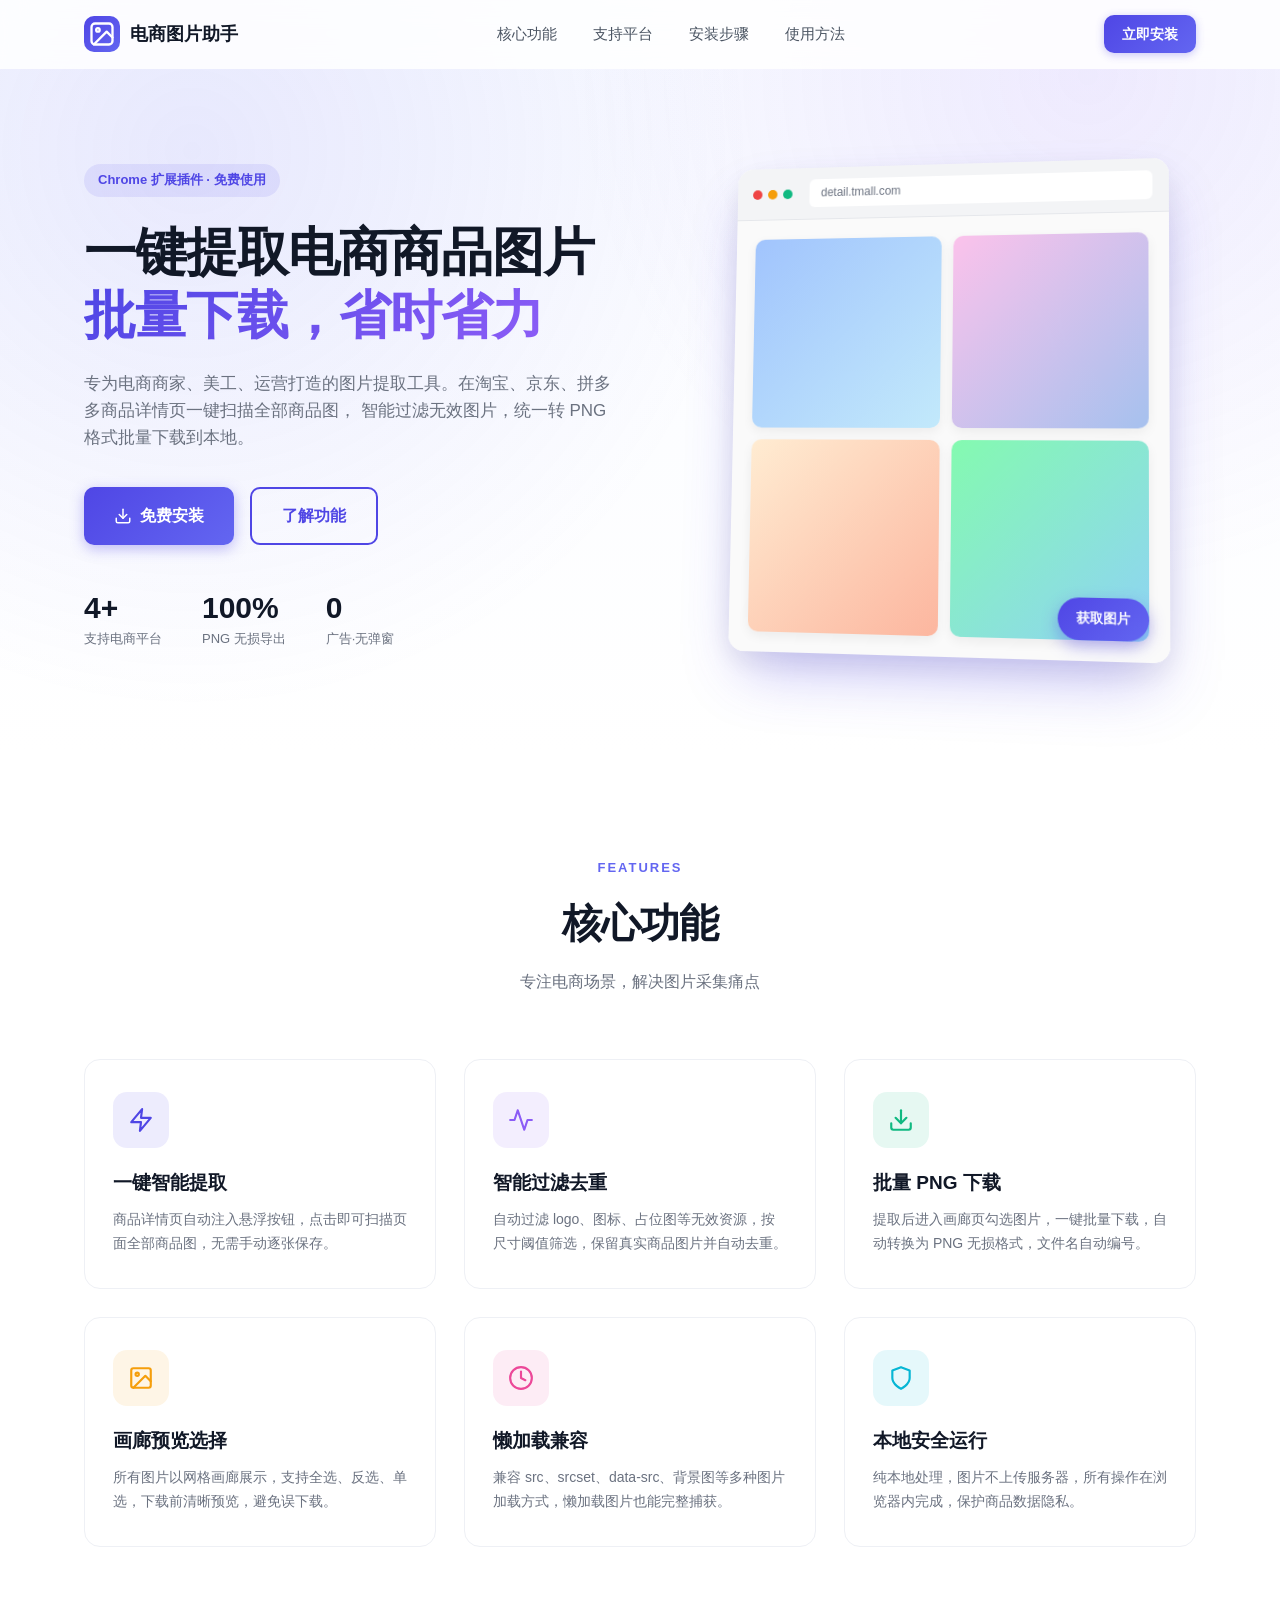
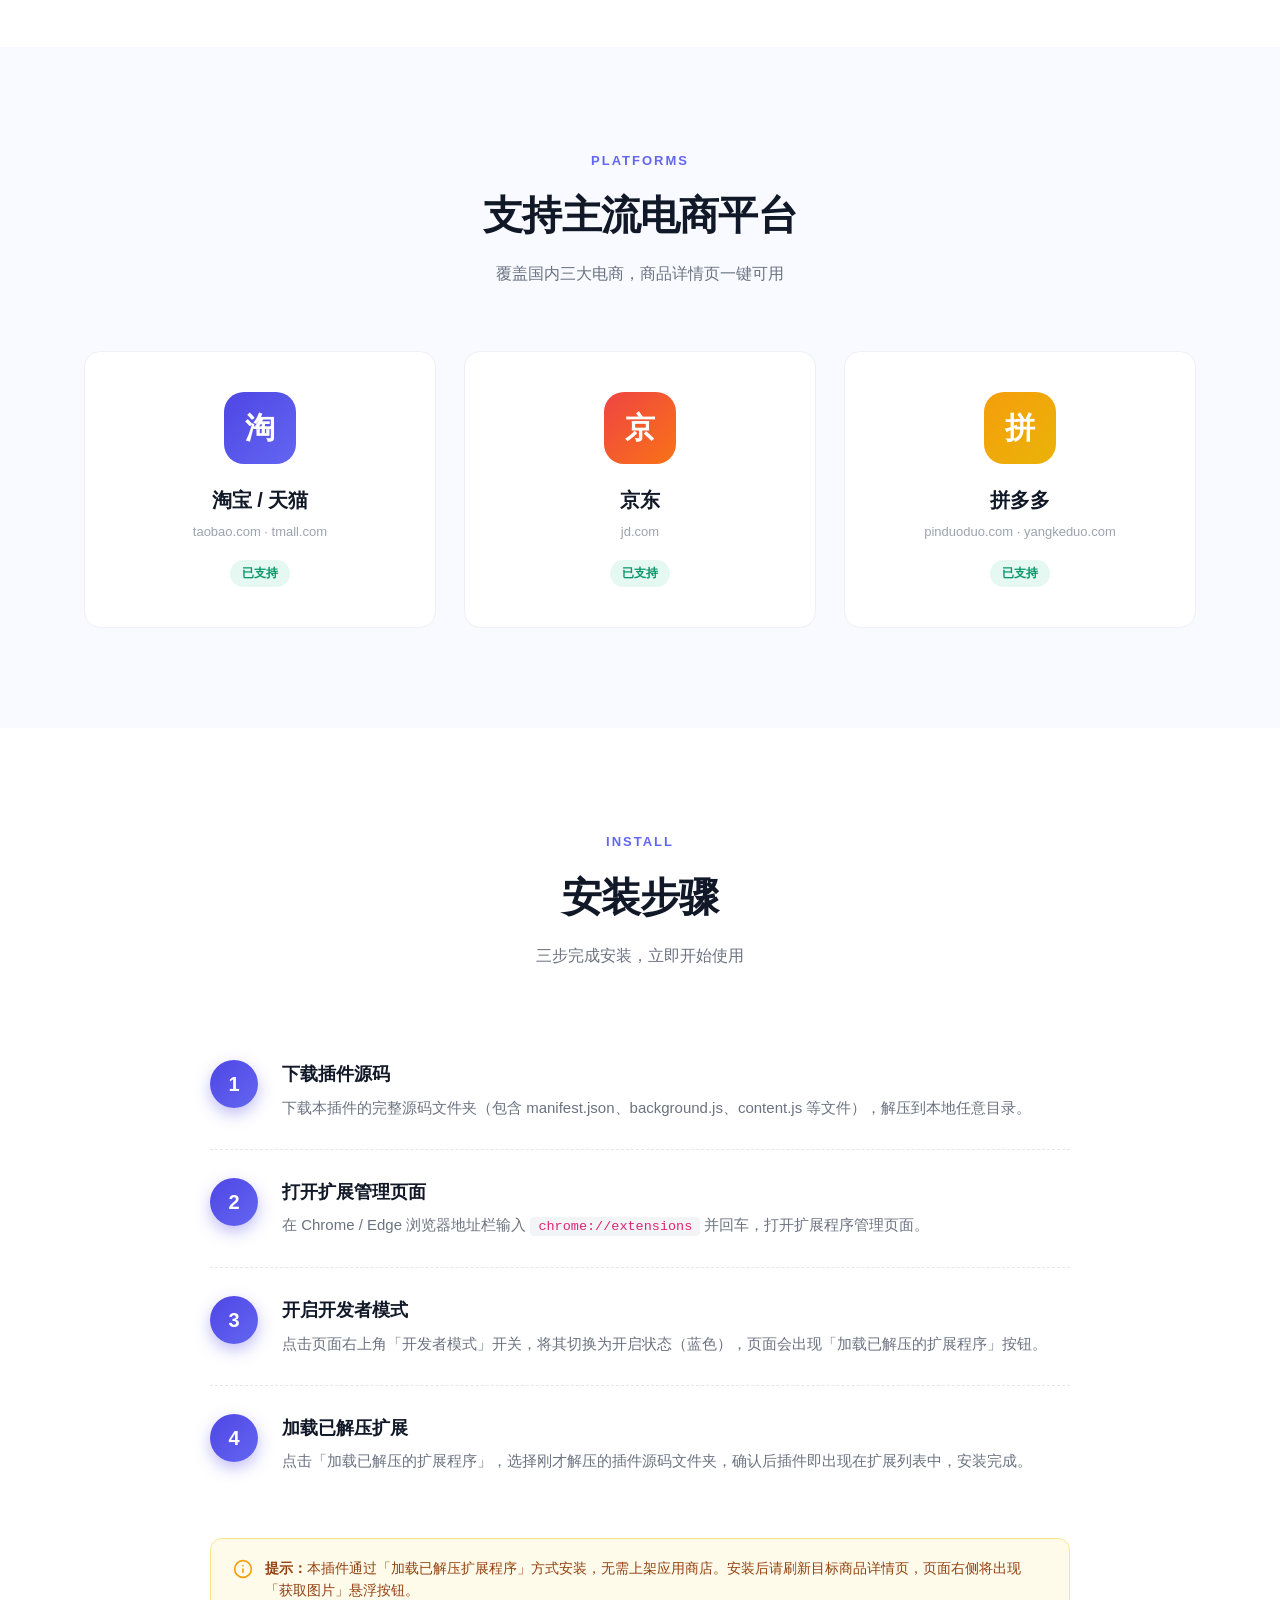
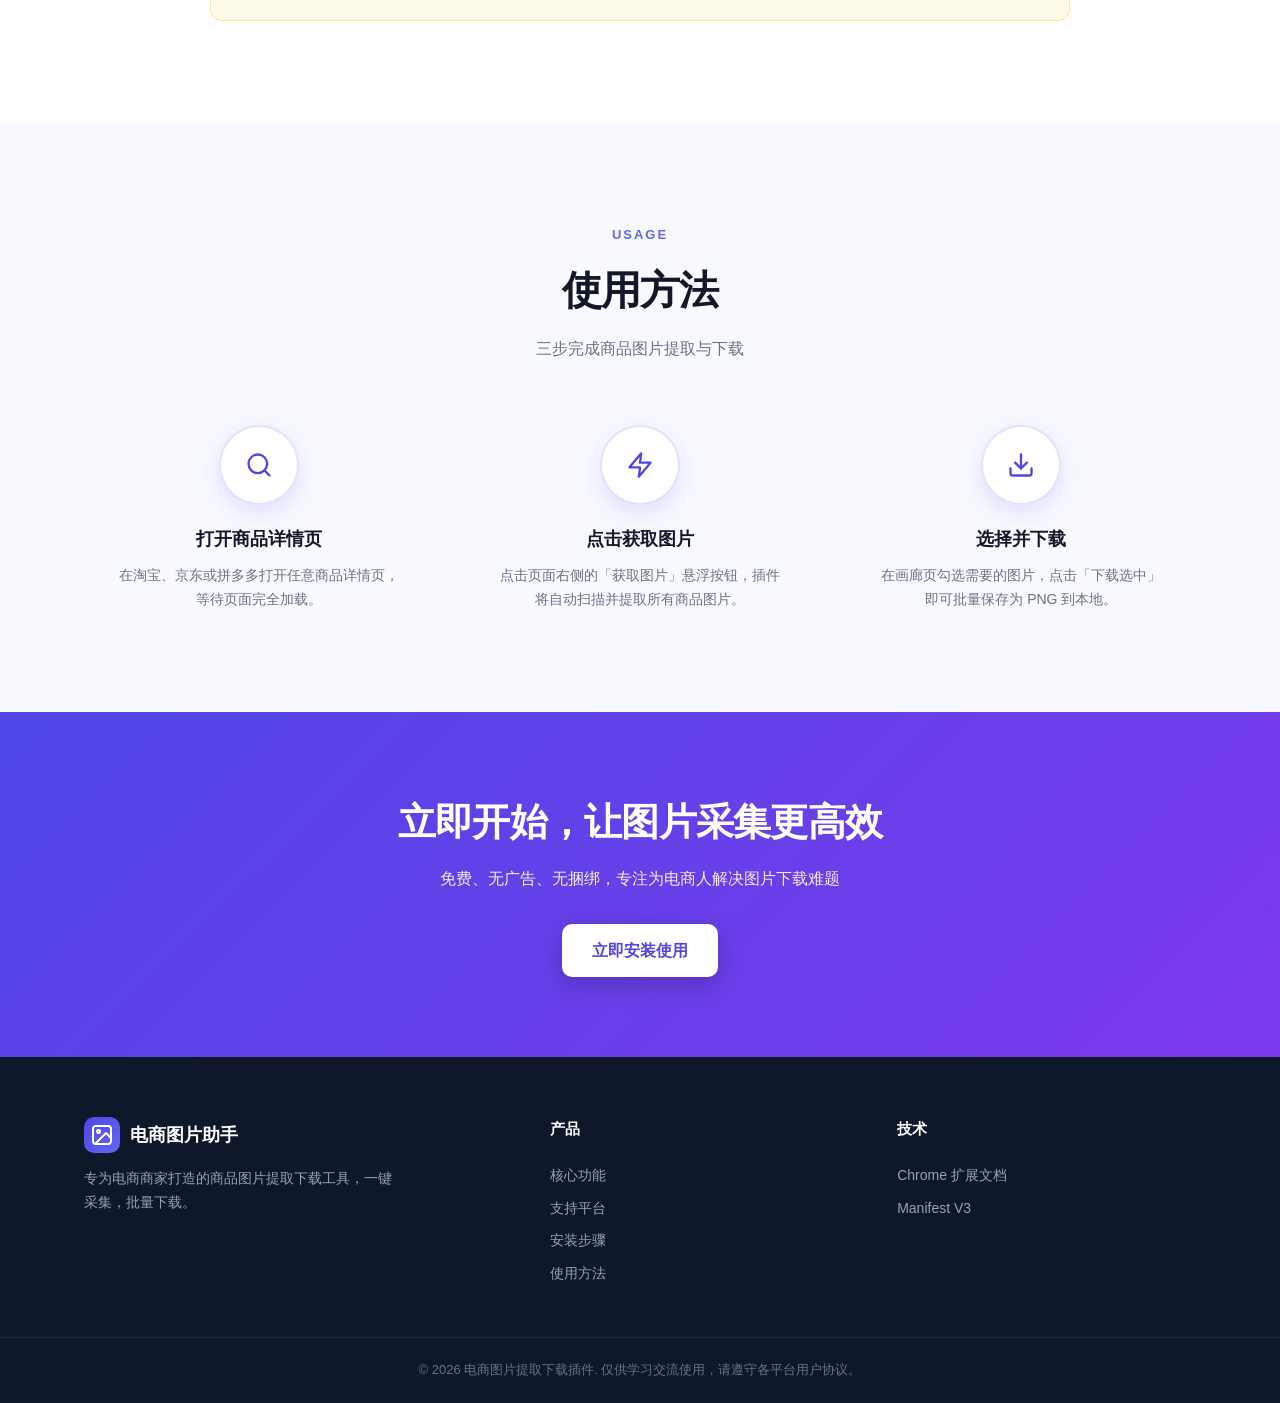
<file: docs/index.html>
<!DOCTYPE html>
<html lang="zh-CN">
<head>
  <meta charset="UTF-8" />
  <meta name="viewport" content="width=device-width, initial-scale=1.0" />
  <meta name="description" content="电商图片提取下载插件 —— 在淘宝、京东、拼多多商品详情页一键提取并下载商品高清图片，PNG 格式，批量下载，省时省力。" />
  <title>电商图片提取下载插件 | 一键提取商品高清图片</title>
  <link rel="stylesheet" href="css/style.css" />
</head>
<body>

  <!-- ========== 顶部导航栏 ========== -->
  <header class="navbar" id="navbar">
    <div class="container nav-inner">
      <a href="#top" class="brand">
        <span class="brand-logo" aria-hidden="true">
          <svg viewBox="0 0 24 24" width="28" height="28" fill="none" stroke="currentColor" stroke-width="2" stroke-linecap="round" stroke-linejoin="round">
            <rect x="3" y="3" width="18" height="18" rx="3" />
            <circle cx="8.5" cy="8.5" r="1.5" />
            <path d="M21 15l-5-5L5 21" />
          </svg>
        </span>
        <span class="brand-name">电商图片助手</span>
      </a>

      <nav class="nav-links" id="navLinks">
        <a href="#features">核心功能</a>
        <a href="#platforms">支持平台</a>
        <a href="#install">安装步骤</a>
        <a href="#usage">使用方法</a>
      </nav>

      <a href="#install" class="btn btn-primary btn-sm nav-cta">立即安装</a>

      <button class="nav-toggle" id="navToggle" aria-label="菜单">
        <span></span><span></span><span></span>
      </button>
    </div>
  </header>

  <!-- ========== 首屏 Hero ========== -->
  <section class="hero" id="top">
    <div class="hero-bg" aria-hidden="true"></div>
    <div class="container hero-inner">
      <div class="hero-text">
        <span class="badge">Chrome 扩展插件 · 免费使用</span>
        <h1 class="hero-title">
          一键提取电商商品图片<br />
          <span class="gradient-text">批量下载，省时省力</span>
        </h1>
        <p class="hero-desc">
          专为电商商家、美工、运营打造的图片提取工具。在淘宝、京东、拼多多商品详情页一键扫描全部商品图，
          智能过滤无效图片，统一转 PNG 格式批量下载到本地。
        </p>
        <div class="hero-actions">
          <a href="#install" class="btn btn-primary btn-lg">
            <svg viewBox="0 0 24 24" width="18" height="18" fill="none" stroke="currentColor" stroke-width="2" stroke-linecap="round" stroke-linejoin="round"><path d="M21 15v4a2 2 0 0 1-2 2H5a2 2 0 0 1-2-2v-4"/><polyline points="7 10 12 15 17 10"/><line x1="12" y1="15" x2="12" y2="3"/></svg>
            免费安装
          </a>
          <a href="#features" class="btn btn-outline btn-lg">了解功能</a>
        </div>
        <div class="hero-stats">
          <div class="stat">
            <div class="stat-num">4+</div>
            <div class="stat-label">支持电商平台</div>
          </div>
          <div class="stat">
            <div class="stat-num">100%</div>
            <div class="stat-label">PNG 无损导出</div>
          </div>
          <div class="stat">
            <div class="stat-num">0</div>
            <div class="stat-label">广告·无弹窗</div>
          </div>
        </div>
      </div>

      <div class="hero-mock" aria-hidden="true">
        <div class="mock-card">
          <div class="mock-browser">
            <div class="mock-dots"><i></i><i></i><i></i></div>
            <div class="mock-url">detail.tmall.com</div>
          </div>
          <div class="mock-body">
            <div class="mock-images">
              <div class="mock-img" style="background:linear-gradient(135deg,#a1c4fd,#c2e9fb)"></div>
              <div class="mock-img" style="background:linear-gradient(135deg,#fbc2eb,#a6c1ee)"></div>
              <div class="mock-img" style="background:linear-gradient(135deg,#ffecd2,#fcb69f)"></div>
              <div class="mock-img" style="background:linear-gradient(135deg,#84fab0,#8fd3f4)"></div>
            </div>
            <div class="mock-float-btn">获取图片</div>
          </div>
        </div>
      </div>
    </div>
  </section>

  <!-- ========== 核心功能 ========== -->
  <section class="section" id="features">
    <div class="container">
      <div class="section-head">
        <span class="section-tag">FEATURES</span>
        <h2 class="section-title">核心功能</h2>
        <p class="section-sub">专注电商场景，解决图片采集痛点</p>
      </div>

      <div class="feature-grid">
        <div class="feature-card">
          <div class="feature-icon icon-blue">
            <svg viewBox="0 0 24 24" width="26" height="26" fill="none" stroke="currentColor" stroke-width="2" stroke-linecap="round" stroke-linejoin="round"><path d="M13 2L3 14h9l-1 8 10-12h-9l1-8z"/></svg>
          </div>
          <h3>一键智能提取</h3>
          <p>商品详情页自动注入悬浮按钮，点击即可扫描页面全部商品图，无需手动逐张保存。</p>
        </div>

        <div class="feature-card">
          <div class="feature-icon icon-purple">
            <svg viewBox="0 0 24 24" width="26" height="26" fill="none" stroke="currentColor" stroke-width="2" stroke-linecap="round" stroke-linejoin="round"><polyline points="22 12 18 12 15 21 9 3 6 12 2 12"/></svg>
          </div>
          <h3>智能过滤去重</h3>
          <p>自动过滤 logo、图标、占位图等无效资源，按尺寸阈值筛选，保留真实商品图片并自动去重。</p>
        </div>

        <div class="feature-card">
          <div class="feature-icon icon-green">
            <svg viewBox="0 0 24 24" width="26" height="26" fill="none" stroke="currentColor" stroke-width="2" stroke-linecap="round" stroke-linejoin="round"><path d="M21 15v4a2 2 0 0 1-2 2H5a2 2 0 0 1-2-2v-4"/><polyline points="7 10 12 15 17 10"/><line x1="12" y1="15" x2="12" y2="3"/></svg>
          </div>
          <h3>批量 PNG 下载</h3>
          <p>提取后进入画廊页勾选图片，一键批量下载，自动转换为 PNG 无损格式，文件名自动编号。</p>
        </div>

        <div class="feature-card">
          <div class="feature-icon icon-orange">
            <svg viewBox="0 0 24 24" width="26" height="26" fill="none" stroke="currentColor" stroke-width="2" stroke-linecap="round" stroke-linejoin="round"><rect x="3" y="3" width="18" height="18" rx="2"/><circle cx="8.5" cy="8.5" r="1.5"/><path d="M21 15l-5-5L5 21"/></svg>
          </div>
          <h3>画廊预览选择</h3>
          <p>所有图片以网格画廊展示，支持全选、反选、单选，下载前清晰预览，避免误下载。</p>
        </div>

        <div class="feature-card">
          <div class="feature-icon icon-pink">
            <svg viewBox="0 0 24 24" width="26" height="26" fill="none" stroke="currentColor" stroke-width="2" stroke-linecap="round" stroke-linejoin="round"><circle cx="12" cy="12" r="10"/><path d="M12 6v6l4 2"/></svg>
          </div>
          <h3>懒加载兼容</h3>
          <p>兼容 src、srcset、data-src、背景图等多种图片加载方式，懒加载图片也能完整捕获。</p>
        </div>

        <div class="feature-card">
          <div class="feature-icon icon-cyan">
            <svg viewBox="0 0 24 24" width="26" height="26" fill="none" stroke="currentColor" stroke-width="2" stroke-linecap="round" stroke-linejoin="round"><path d="M12 22s8-4 8-10V5l-8-3-8 3v7c0 6 8 10 8 10z"/></svg>
          </div>
          <h3>本地安全运行</h3>
          <p>纯本地处理，图片不上传服务器，所有操作在浏览器内完成，保护商品数据隐私。</p>
        </div>
      </div>
    </div>
  </section>

  <!-- ========== 支持平台 ========== -->
  <section class="section section-alt" id="platforms">
    <div class="container">
      <div class="section-head">
        <span class="section-tag">PLATFORMS</span>
        <h2 class="section-title">支持主流电商平台</h2>
        <p class="section-sub">覆盖国内三大电商，商品详情页一键可用</p>
      </div>

      <div class="platform-grid">
        <div class="platform-card">
          <div class="platform-logo">淘</div>
          <h3>淘宝 / 天猫</h3>
          <p>taobao.com · tmall.com</p>
          <span class="platform-tag">已支持</span>
        </div>
        <div class="platform-card">
          <div class="platform-logo">京</div>
          <h3>京东</h3>
          <p>jd.com</p>
          <span class="platform-tag">已支持</span>
        </div>
        <div class="platform-card">
          <div class="platform-logo">拼</div>
          <h3>拼多多</h3>
          <p>pinduoduo.com · yangkeduo.com</p>
          <span class="platform-tag">已支持</span>
        </div>
      </div>
    </div>
  </section>

  <!-- ========== 安装步骤 ========== -->
  <section class="section" id="install">
    <div class="container">
      <div class="section-head">
        <span class="section-tag">INSTALL</span>
        <h2 class="section-title">安装步骤</h2>
        <p class="section-sub">三步完成安装，立即开始使用</p>
      </div>

      <div class="steps">
        <div class="step">
          <div class="step-num">1</div>
          <div class="step-content">
            <h3>下载插件源码</h3>
            <p>下载本插件的完整源码文件夹（包含 manifest.json、background.js、content.js 等文件），解压到本地任意目录。</p>
          </div>
        </div>
        <div class="step">
          <div class="step-num">2</div>
          <div class="step-content">
            <h3>打开扩展管理页面</h3>
            <p>在 Chrome / Edge 浏览器地址栏输入 <code>chrome://extensions</code> 并回车，打开扩展程序管理页面。</p>
          </div>
        </div>
        <div class="step">
          <div class="step-num">3</div>
          <div class="step-content">
            <h3>开启开发者模式</h3>
            <p>点击页面右上角「开发者模式」开关，将其切换为开启状态（蓝色），页面会出现「加载已解压的扩展程序」按钮。</p>
          </div>
        </div>
        <div class="step">
          <div class="step-num">4</div>
          <div class="step-content">
            <h3>加载已解压扩展</h3>
            <p>点击「加载已解压的扩展程序」，选择刚才解压的插件源码文件夹，确认后插件即出现在扩展列表中，安装完成。</p>
          </div>
        </div>
      </div>

      <div class="notice">
        <svg viewBox="0 0 24 24" width="20" height="20" fill="none" stroke="currentColor" stroke-width="2" stroke-linecap="round" stroke-linejoin="round" class="notice-icon"><circle cx="12" cy="12" r="10"/><line x1="12" y1="16" x2="12" y2="12"/><line x1="12" y1="8" x2="12.01" y2="8"/></svg>
        <div>
          <strong>提示：</strong>本插件通过「加载已解压扩展程序」方式安装，无需上架应用商店。安装后请刷新目标商品详情页，页面右侧将出现「获取图片」悬浮按钮。
        </div>
      </div>
    </div>
  </section>

  <!-- ========== 使用方法 ========== -->
  <section class="section section-alt" id="usage">
    <div class="container">
      <div class="section-head">
        <span class="section-tag">USAGE</span>
        <h2 class="section-title">使用方法</h2>
        <p class="section-sub">三步完成商品图片提取与下载</p>
      </div>

      <div class="usage-grid">
        <div class="usage-step">
          <div class="usage-circle">
            <svg viewBox="0 0 24 24" width="28" height="28" fill="none" stroke="currentColor" stroke-width="2" stroke-linecap="round" stroke-linejoin="round"><circle cx="11" cy="11" r="8"/><line x1="21" y1="21" x2="16.65" y2="16.65"/></svg>
          </div>
          <h3>打开商品详情页</h3>
          <p>在淘宝、京东或拼多多打开任意商品详情页，等待页面完全加载。</p>
        </div>
        <div class="usage-step">
          <div class="usage-circle">
            <svg viewBox="0 0 24 24" width="28" height="28" fill="none" stroke="currentColor" stroke-width="2" stroke-linecap="round" stroke-linejoin="round"><path d="M13 2L3 14h9l-1 8 10-12h-9l1-8z"/></svg>
          </div>
          <h3>点击获取图片</h3>
          <p>点击页面右侧的「获取图片」悬浮按钮，插件将自动扫描并提取所有商品图片。</p>
        </div>
        <div class="usage-step">
          <div class="usage-circle">
            <svg viewBox="0 0 24 24" width="28" height="28" fill="none" stroke="currentColor" stroke-width="2" stroke-linecap="round" stroke-linejoin="round"><path d="M21 15v4a2 2 0 0 1-2 2H5a2 2 0 0 1-2-2v-4"/><polyline points="7 10 12 15 17 10"/><line x1="12" y1="15" x2="12" y2="3"/></svg>
          </div>
          <h3>选择并下载</h3>
          <p>在画廊页勾选需要的图片，点击「下载选中」即可批量保存为 PNG 到本地。</p>
        </div>
      </div>
    </div>
  </section>

  <!-- ========== CTA ========== -->
  <section class="cta-section">
    <div class="container cta-inner">
      <h2>立即开始，让图片采集更高效</h2>
      <p>免费、无广告、无捆绑，专注为电商人解决图片下载难题</p>
      <a href="#install" class="btn btn-primary btn-lg">立即安装使用</a>
    </div>
  </section>

  <!-- ========== 页脚 ========== -->
  <footer class="footer">
    <div class="container footer-inner">
      <div class="footer-brand">
        <div class="brand">
          <span class="brand-logo" aria-hidden="true">
            <svg viewBox="0 0 24 24" width="24" height="24" fill="none" stroke="currentColor" stroke-width="2" stroke-linecap="round" stroke-linejoin="round">
              <rect x="3" y="3" width="18" height="18" rx="3" />
              <circle cx="8.5" cy="8.5" r="1.5" />
              <path d="M21 15l-5-5L5 21" />
            </svg>
          </span>
          <span class="brand-name">电商图片助手</span>
        </div>
        <p class="footer-desc">专为电商商家打造的商品图片提取下载工具，一键采集，批量下载。</p>
      </div>

      <div class="footer-col">
        <h4>产品</h4>
        <a href="#features">核心功能</a>
        <a href="#platforms">支持平台</a>
        <a href="#install">安装步骤</a>
        <a href="#usage">使用方法</a>
      </div>

      <div class="footer-col">
        <h4>技术</h4>
        <a href="https://developer.chrome.com/docs/extensions/" target="_blank" rel="noopener">Chrome 扩展文档</a>
        <a href="https://developer.chrome.com/docs/extensions/reference/manifest" target="_blank" rel="noopener">Manifest V3</a>
      </div>
    </div>

    <div class="footer-bottom">
      <div class="container">
        <p>&copy; 2026 电商图片提取下载插件. 仅供学习交流使用，请遵守各平台用户协议。</p>
      </div>
    </div>
  </footer>

  <script src="js/main.js"></script>
</body>
</html>
</file>
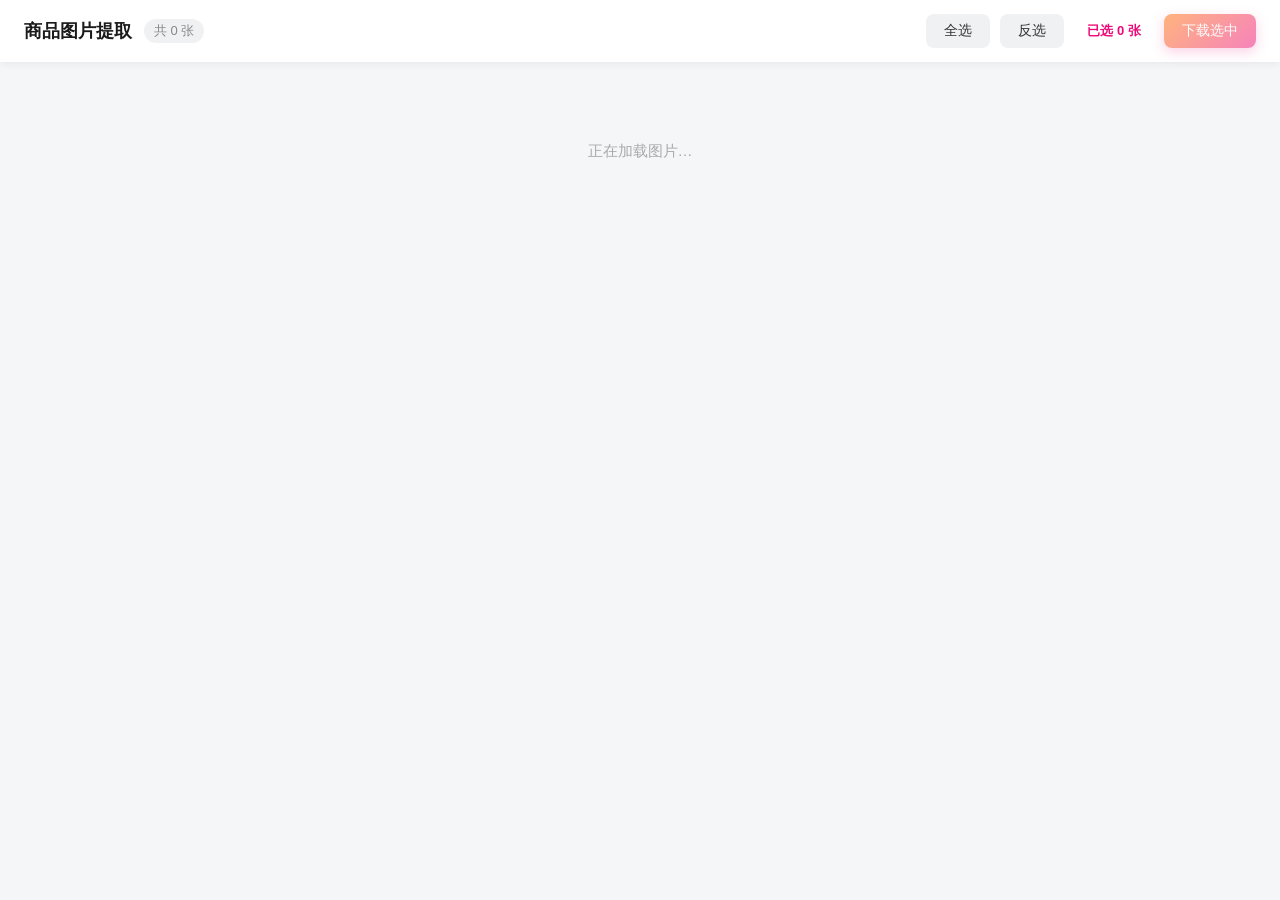
<file: gallery.html>
<!DOCTYPE html>
<html lang="zh-CN">
<head>
  <meta charset="UTF-8" />
  <meta name="viewport" content="width=device-width, initial-scale=1.0" />
  <title>商品图片提取 - 下载中心</title>
  <link rel="stylesheet" href="gallery.css" />
</head>
<body>
  <!-- 顶部工具栏 -->
  <header class="toolbar">
    <div class="toolbar-left">
      <h1 class="title">商品图片提取</h1>
      <span id="total-count" class="count-badge">共 0 张</span>
    </div>
    <div class="toolbar-right">
      <button id="btn-select-all" class="btn btn-ghost">全选</button>
      <button id="btn-invert" class="btn btn-ghost">反选</button>
      <span id="selected-count" class="selected-badge">已选 0 张</span>
      <button id="btn-download" class="btn btn-primary" disabled>下载选中</button>
    </div>
  </header>

  <!-- 进度条（下载时显示） -->
  <div id="progress-bar" class="progress-wrap hidden">
    <div class="progress-inner">
      <div id="progress-fill" class="progress-fill"></div>
    </div>
    <div id="progress-text" class="progress-text">准备下载…</div>
  </div>

  <!-- 图片网格 -->
  <main id="gallery" class="gallery">
    <div class="empty-tip">正在加载图片…</div>
  </main>

  <!-- 结果提示 -->
  <div id="result-toast" class="result-toast hidden"></div>

  <script src="gallery.js"></script>
</body>
</html>
</file>
<file: docs/css/style.css>
/* ============================================================
   电商图片提取下载插件 - 官方宣传网站样式
   现代简约风格 · 蓝色主色调 · 响应式设计
   ============================================================ */

/* ---------- 基础重置 ---------- */
*,
*::before,
*::after {
  box-sizing: border-box;
  margin: 0;
  padding: 0;
}

html {
  scroll-behavior: smooth;
  -webkit-text-size-adjust: 100%;
}

body {
  font-family: -apple-system, BlinkMacSystemFont, "Segoe UI", "PingFang SC",
    "Hiragino Sans GB", "Microsoft YaHei", "Helvetica Neue", Helvetica, Arial,
    sans-serif;
  line-height: 1.6;
  color: #1f2937;
  background: #ffffff;
  -webkit-font-smoothing: antialiased;
  -moz-osx-font-smoothing: grayscale;
}

a {
  text-decoration: none;
  color: inherit;
}

ul,
ol {
  list-style: none;
}

img {
  max-width: 100%;
  display: block;
}

code {
  font-family: "SFMono-Regular", Consolas, "Liberation Mono", Menlo, monospace;
  background: #f3f4f6;
  padding: 2px 8px;
  border-radius: 4px;
  font-size: 0.9em;
  color: #db2777;
}

/* ---------- 通用容器 ---------- */
.container {
  width: 100%;
  max-width: 1160px;
  margin: 0 auto;
  padding: 0 24px;
}

/* ---------- 按钮 ---------- */
.btn {
  display: inline-flex;
  align-items: center;
  justify-content: center;
  gap: 8px;
  border: none;
  border-radius: 10px;
  font-weight: 600;
  cursor: pointer;
  transition: all 0.25s ease;
  white-space: nowrap;
  font-size: 15px;
  padding: 12px 24px;
}

.btn svg {
  flex-shrink: 0;
}

.btn-primary {
  background: linear-gradient(135deg, #4f46e5 0%, #6366f1 100%);
  color: #fff;
  box-shadow: 0 4px 14px rgba(79, 70, 229, 0.35);
}

.btn-primary:hover {
  transform: translateY(-2px);
  box-shadow: 0 8px 22px rgba(79, 70, 229, 0.45);
}

.btn-outline {
  background: transparent;
  color: #4f46e5;
  border: 2px solid #4f46e5;
}

.btn-outline:hover {
  background: #4f46e5;
  color: #fff;
}

.btn-lg {
  padding: 14px 30px;
  font-size: 16px;
}

.btn-sm {
  padding: 8px 18px;
  font-size: 14px;
}

/* ---------- 导航栏 ---------- */
.navbar {
  position: fixed;
  top: 0;
  left: 0;
  right: 0;
  z-index: 1000;
  background: rgba(255, 255, 255, 0.85);
  backdrop-filter: saturate(180%) blur(12px);
  -webkit-backdrop-filter: saturate(180%) blur(12px);
  border-bottom: 1px solid transparent;
  transition: all 0.3s ease;
}

.navbar.scrolled {
  background: rgba(255, 255, 255, 0.95);
  border-bottom: 1px solid rgba(0, 0, 0, 0.06);
  box-shadow: 0 2px 12px rgba(0, 0, 0, 0.04);
}

.nav-inner {
  display: flex;
  align-items: center;
  justify-content: space-between;
  height: 68px;
}

.brand {
  display: flex;
  align-items: center;
  gap: 10px;
  font-weight: 700;
  font-size: 18px;
  color: #111827;
}

.brand-logo {
  display: inline-flex;
  align-items: center;
  justify-content: center;
  width: 36px;
  height: 36px;
  border-radius: 10px;
  background: linear-gradient(135deg, #4f46e5 0%, #6366f1 100%);
  color: #fff;
}

.nav-links {
  display: flex;
  gap: 36px;
}

.nav-links a {
  font-size: 15px;
  color: #4b5563;
  font-weight: 500;
  position: relative;
  transition: color 0.2s ease;
}

.nav-links a:hover {
  color: #4f46e5;
}

.nav-links a::after {
  content: "";
  position: absolute;
  bottom: -6px;
  left: 0;
  width: 0;
  height: 2px;
  background: #4f46e5;
  transition: width 0.25s ease;
}

.nav-links a:hover::after {
  width: 100%;
}

.nav-cta {
  box-shadow: 0 2px 8px rgba(79, 70, 229, 0.3);
}

/* 汉堡菜单 */
.nav-toggle {
  display: none;
  flex-direction: column;
  gap: 5px;
  background: none;
  border: none;
  cursor: pointer;
  padding: 6px;
}

.nav-toggle span {
  width: 24px;
  height: 2px;
  background: #111827;
  border-radius: 2px;
  transition: all 0.3s ease;
}

/* ---------- Hero 首屏 ---------- */
.hero {
  position: relative;
  padding: 160px 0 100px;
  overflow: hidden;
}

.hero-bg {
  position: absolute;
  inset: 0;
  background:
    radial-gradient(circle at 15% 20%, rgba(99, 102, 241, 0.12), transparent 45%),
    radial-gradient(circle at 85% 10%, rgba(139, 92, 246, 0.1), transparent 40%),
    linear-gradient(180deg, #f8faff 0%, #ffffff 100%);
  z-index: -1;
}

.hero-inner {
  display: grid;
  grid-template-columns: 1.05fr 0.95fr;
  gap: 60px;
  align-items: center;
}

.badge {
  display: inline-block;
  padding: 6px 14px;
  background: rgba(79, 70, 229, 0.1);
  color: #4f46e5;
  border-radius: 999px;
  font-size: 13px;
  font-weight: 600;
  margin-bottom: 24px;
}

.hero-title {
  font-size: clamp(32px, 5vw, 52px);
  line-height: 1.2;
  font-weight: 800;
  color: #111827;
  margin-bottom: 24px;
  letter-spacing: -0.02em;
}

.gradient-text {
  background: linear-gradient(135deg, #4f46e5 0%, #8b5cf6 100%);
  -webkit-background-clip: text;
  background-clip: text;
  -webkit-text-fill-color: transparent;
}

.hero-desc {
  font-size: 17px;
  color: #6b7280;
  max-width: 540px;
  margin-bottom: 36px;
}

.hero-actions {
  display: flex;
  gap: 16px;
  flex-wrap: wrap;
  margin-bottom: 48px;
}

.hero-stats {
  display: flex;
  gap: 40px;
}

.stat-num {
  font-size: 30px;
  font-weight: 800;
  color: #111827;
  line-height: 1;
}

.stat-label {
  font-size: 13px;
  color: #6b7280;
  margin-top: 6px;
}

/* Hero 右侧模拟图 */
.hero-mock {
  position: relative;
  display: flex;
  justify-content: center;
}

.mock-card {
  width: 100%;
  max-width: 440px;
  border-radius: 16px;
  overflow: hidden;
  box-shadow: 0 30px 60px -15px rgba(79, 70, 229, 0.35),
    0 10px 30px rgba(0, 0, 0, 0.08);
  background: #fff;
  transform: perspective(1200px) rotateY(-8deg) rotateX(4deg);
  transition: transform 0.6s ease;
}

.hero-mock:hover .mock-card {
  transform: perspective(1200px) rotateY(0) rotateX(0);
}

.mock-browser {
  display: flex;
  align-items: center;
  gap: 10px;
  padding: 12px 16px;
  background: #f3f4f6;
  border-bottom: 1px solid #e5e7eb;
}

.mock-dots {
  display: flex;
  gap: 6px;
}

.mock-dots i {
  width: 10px;
  height: 10px;
  border-radius: 50%;
  background: #d1d5db;
  display: block;
}

.mock-dots i:nth-child(1) { background: #ef4444; }
.mock-dots i:nth-child(2) { background: #f59e0b; }
.mock-dots i:nth-child(3) { background: #10b981; }

.mock-url {
  flex: 1;
  background: #fff;
  border-radius: 6px;
  padding: 5px 12px;
  font-size: 12px;
  color: #6b7280;
  margin-left: 8px;
}

.mock-body {
  position: relative;
  padding: 20px;
  background: #fafafa;
}

.mock-images {
  display: grid;
  grid-template-columns: 1fr 1fr;
  gap: 12px;
}

.mock-img {
  aspect-ratio: 1;
  border-radius: 10px;
  box-shadow: 0 4px 12px rgba(0, 0, 0, 0.06);
}

.mock-float-btn {
  position: absolute;
  bottom: 20px;
  right: 20px;
  padding: 10px 18px;
  background: linear-gradient(135deg, #4f46e5 0%, #6366f1 100%);
  color: #fff;
  border-radius: 999px;
  font-size: 13px;
  font-weight: 600;
  box-shadow: 0 6px 16px rgba(79, 70, 229, 0.4);
  animation: floatBtn 3s ease-in-out infinite;
}

@keyframes floatBtn {
  0%, 100% { transform: translateY(0); }
  50% { transform: translateY(-6px); }
}

/* ---------- 通用 Section ---------- */
.section {
  padding: 100px 0;
}

.section-alt {
  background: #f8faff;
}

.section-head {
  text-align: center;
  margin-bottom: 64px;
}

.section-tag {
  display: inline-block;
  font-size: 13px;
  font-weight: 700;
  letter-spacing: 2px;
  color: #6366f1;
  margin-bottom: 12px;
}

.section-title {
  font-size: clamp(28px, 4vw, 40px);
  font-weight: 800;
  color: #111827;
  letter-spacing: -0.02em;
  margin-bottom: 14px;
}

.section-sub {
  font-size: 16px;
  color: #6b7280;
}

/* ---------- 功能卡片 ---------- */
.feature-grid {
  display: grid;
  grid-template-columns: repeat(3, 1fr);
  gap: 28px;
}

.feature-card {
  background: #fff;
  border: 1px solid #eef0f5;
  border-radius: 16px;
  padding: 32px 28px;
  transition: all 0.3s ease;
  position: relative;
  overflow: hidden;
}

.feature-card::before {
  content: "";
  position: absolute;
  top: 0;
  left: 0;
  right: 0;
  height: 3px;
  background: linear-gradient(90deg, #4f46e5, #8b5cf6);
  transform: scaleX(0);
  transform-origin: left;
  transition: transform 0.3s ease;
}

.feature-card:hover {
  transform: translateY(-6px);
  box-shadow: 0 20px 40px -15px rgba(79, 70, 229, 0.2);
  border-color: transparent;
}

.feature-card:hover::before {
  transform: scaleX(1);
}

.feature-icon {
  display: inline-flex;
  align-items: center;
  justify-content: center;
  width: 56px;
  height: 56px;
  border-radius: 14px;
  margin-bottom: 20px;
}

.icon-blue { background: rgba(79, 70, 229, 0.1); color: #4f46e5; }
.icon-purple { background: rgba(139, 92, 246, 0.1); color: #8b5cf6; }
.icon-green { background: rgba(16, 185, 129, 0.1); color: #10b981; }
.icon-orange { background: rgba(245, 158, 11, 0.1); color: #f59e0b; }
.icon-pink { background: rgba(236, 72, 153, 0.1); color: #ec4899; }
.icon-cyan { background: rgba(6, 182, 212, 0.1); color: #06b6d4; }

.feature-card h3 {
  font-size: 19px;
  font-weight: 700;
  color: #111827;
  margin-bottom: 10px;
}

.feature-card p {
  font-size: 14px;
  color: #6b7280;
  line-height: 1.7;
}

/* ---------- 平台支持 ---------- */
.platform-grid {
  display: grid;
  grid-template-columns: repeat(3, 1fr);
  gap: 28px;
}

.platform-card {
  background: #fff;
  border: 1px solid #eef0f5;
  border-radius: 16px;
  padding: 40px 28px;
  text-align: center;
  transition: all 0.3s ease;
}

.platform-card:hover {
  transform: translateY(-6px);
  box-shadow: 0 20px 40px -15px rgba(0, 0, 0, 0.12);
}

.platform-logo {
  width: 72px;
  height: 72px;
  border-radius: 20px;
  margin: 0 auto 20px;
  display: flex;
  align-items: center;
  justify-content: center;
  font-size: 30px;
  font-weight: 800;
  color: #fff;
  background: linear-gradient(135deg, #4f46e5, #6366f1);
}

.platform-card:nth-child(2) .platform-logo {
  background: linear-gradient(135deg, #ef4444, #f97316);
}

.platform-card:nth-child(3) .platform-logo {
  background: linear-gradient(135deg, #f59e0b, #eab308);
}

.platform-card h3 {
  font-size: 20px;
  font-weight: 700;
  color: #111827;
  margin-bottom: 6px;
}

.platform-card p {
  font-size: 13px;
  color: #9ca3af;
  margin-bottom: 16px;
}

.platform-tag {
  display: inline-block;
  padding: 4px 12px;
  background: rgba(16, 185, 129, 0.1);
  color: #059669;
  border-radius: 999px;
  font-size: 12px;
  font-weight: 600;
}

/* ---------- 安装步骤 ---------- */
.steps {
  max-width: 860px;
  margin: 0 auto;
}

.step {
  display: flex;
  gap: 24px;
  padding: 28px 0;
  border-bottom: 1px dashed #e5e7eb;
}

.step:last-child {
  border-bottom: none;
}

.step-num {
  flex-shrink: 0;
  width: 48px;
  height: 48px;
  border-radius: 50%;
  background: linear-gradient(135deg, #4f46e5, #6366f1);
  color: #fff;
  display: flex;
  align-items: center;
  justify-content: center;
  font-size: 20px;
  font-weight: 800;
  box-shadow: 0 6px 16px rgba(79, 70, 229, 0.35);
}

.step-content h3 {
  font-size: 18px;
  font-weight: 700;
  color: #111827;
  margin-bottom: 6px;
}

.step-content p {
  font-size: 15px;
  color: #6b7280;
  line-height: 1.7;
}

.notice {
  max-width: 860px;
  margin: 36px auto 0;
  padding: 18px 22px;
  background: #fffbeb;
  border: 1px solid #fde68a;
  border-radius: 12px;
  display: flex;
  gap: 12px;
  align-items: flex-start;
  color: #92400e;
  font-size: 14px;
}

.notice-icon {
  flex-shrink: 0;
  margin-top: 2px;
  color: #f59e0b;
}

/* ---------- 使用方法 ---------- */
.usage-grid {
  display: grid;
  grid-template-columns: repeat(3, 1fr);
  gap: 32px;
}

.usage-step {
  text-align: center;
  position: relative;
}

.usage-circle {
  width: 80px;
  height: 80px;
  margin: 0 auto 20px;
  border-radius: 50%;
  display: flex;
  align-items: center;
  justify-content: center;
  background: #fff;
  color: #4f46e5;
  box-shadow: 0 8px 24px rgba(79, 70, 229, 0.15);
  border: 2px solid rgba(79, 70, 229, 0.15);
}

.usage-step h3 {
  font-size: 18px;
  font-weight: 700;
  color: #111827;
  margin-bottom: 10px;
}

.usage-step p {
  font-size: 14px;
  color: #6b7280;
  line-height: 1.7;
  max-width: 280px;
  margin: 0 auto;
}

/* ---------- CTA 区 ---------- */
.cta-section {
  background: linear-gradient(135deg, #4f46e5 0%, #7c3aed 100%);
  padding: 80px 0;
  text-align: center;
  color: #fff;
}

.cta-inner h2 {
  font-size: clamp(26px, 4vw, 38px);
  font-weight: 800;
  margin-bottom: 14px;
  letter-spacing: -0.02em;
}

.cta-inner p {
  font-size: 16px;
  opacity: 0.9;
  margin-bottom: 32px;
}

.cta-section .btn-primary {
  background: #fff;
  color: #4f46e5;
  box-shadow: 0 8px 24px rgba(0, 0, 0, 0.2);
}

.cta-section .btn-primary:hover {
  background: #f3f4f6;
}

/* ---------- 页脚 ---------- */
.footer {
  background: #0f172a;
  color: #cbd5e1;
  padding-top: 60px;
}

.footer-inner {
  display: grid;
  grid-template-columns: 1.4fr 1fr 1fr;
  gap: 48px;
  padding-bottom: 48px;
}

.footer-brand .brand {
  color: #fff;
}

.footer-desc {
  margin-top: 14px;
  font-size: 14px;
  color: #94a3b8;
  max-width: 320px;
  line-height: 1.7;
}

.footer-col h4 {
  font-size: 15px;
  font-weight: 700;
  color: #fff;
  margin-bottom: 18px;
}

.footer-col a {
  display: block;
  font-size: 14px;
  color: #94a3b8;
  padding: 5px 0;
  transition: color 0.2s ease;
}

.footer-col a:hover {
  color: #818cf8;
}

.footer-bottom {
  border-top: 1px solid rgba(255, 255, 255, 0.08);
  padding: 22px 0;
  text-align: center;
}

.footer-bottom p {
  font-size: 13px;
  color: #64748b;
}

/* ============================================================
   响应式适配
   ============================================================ */

/* 平板 */
@media (max-width: 960px) {
  .hero-inner {
    grid-template-columns: 1fr;
    gap: 50px;
    text-align: center;
  }

  .hero-desc {
    margin-left: auto;
    margin-right: auto;
  }

  .hero-actions,
  .hero-stats {
    justify-content: center;
  }

  .feature-grid,
  .platform-grid,
  .usage-grid {
    grid-template-columns: repeat(2, 1fr);
  }

  .footer-inner {
    grid-template-columns: 1fr 1fr;
  }
}

/* 手机 */
@media (max-width: 720px) {
  .nav-links,
  .nav-cta {
    display: none;
  }

  .nav-toggle {
    display: flex;
  }

  .nav-links.open {
    display: flex;
    flex-direction: column;
    position: absolute;
    top: 68px;
    left: 0;
    right: 0;
    background: #fff;
    padding: 16px 24px;
    gap: 16px;
    border-bottom: 1px solid #e5e7eb;
    box-shadow: 0 8px 20px rgba(0, 0, 0, 0.06);
  }

  .hero {
    padding: 130px 0 70px;
  }

  .hero-stats {
    gap: 24px;
  }

  .stat-num {
    font-size: 24px;
  }

  .section {
    padding: 70px 0;
  }

  .feature-grid,
  .platform-grid,
  .usage-grid {
    grid-template-columns: 1fr;
  }

  .step {
    gap: 16px;
  }

  .step-num {
    width: 40px;
    height: 40px;
    font-size: 17px;
  }

  .footer-inner {
    grid-template-columns: 1fr;
    gap: 32px;
  }

  .cta-section {
    padding: 60px 0;
  }
}

@media (max-width: 420px) {
  .hero-actions {
    flex-direction: column;
    align-items: stretch;
  }

  .hero-actions .btn {
    width: 100%;
  }

  .hero-stats {
    flex-wrap: wrap;
  }
}
</file>
<file: gallery.css>
/* ============================================================
 * gallery.css - 商品图片展示页样式
 * ============================================================ */

* {
  box-sizing: border-box;
  margin: 0;
  padding: 0;
}

body {
  font-family: -apple-system, BlinkMacSystemFont, "Segoe UI", "PingFang SC",
    "Microsoft YaHei", sans-serif;
  background: #f5f6f8;
  color: #333;
  min-height: 100vh;
}

/* ---------- 顶部工具栏 ---------- */
.toolbar {
  position: sticky;
  top: 0;
  z-index: 10;
  display: flex;
  align-items: center;
  justify-content: space-between;
  gap: 12px;
  padding: 14px 24px;
  background: #fff;
  box-shadow: 0 2px 8px rgba(0, 0, 0, 0.06);
  flex-wrap: wrap;
}

.toolbar-left {
  display: flex;
  align-items: center;
  gap: 12px;
}

.title {
  font-size: 18px;
  font-weight: 700;
  color: #1a1a1a;
}

.count-badge {
  font-size: 13px;
  color: #888;
  background: #f0f1f3;
  padding: 3px 10px;
  border-radius: 12px;
}

.toolbar-right {
  display: flex;
  align-items: center;
  gap: 10px;
  flex-wrap: wrap;
}

.btn {
  padding: 8px 18px;
  font-size: 14px;
  border: none;
  border-radius: 8px;
  cursor: pointer;
  font-weight: 500;
  transition: all 0.2s ease;
  font-family: inherit;
}

.btn:disabled {
  opacity: 0.5;
  cursor: not-allowed;
}

.btn-ghost {
  background: #f0f1f3;
  color: #333;
}

.btn-ghost:hover:not(:disabled) {
  background: #e2e4e8;
}

.btn-primary {
  background: linear-gradient(135deg, #ff6a00 0%, #ee0979 100%);
  color: #fff;
  box-shadow: 0 4px 12px rgba(238, 9, 121, 0.35);
}

.btn-primary:hover:not(:disabled) {
  transform: translateY(-1px);
  box-shadow: 0 6px 16px rgba(238, 9, 121, 0.45);
}

.selected-badge {
  font-size: 13px;
  color: #ee0979;
  font-weight: 600;
  min-width: 80px;
  text-align: center;
}

/* ---------- 进度条 ---------- */
.progress-wrap {
  margin: 16px 24px 0;
  padding: 12px 16px;
  background: #fff;
  border-radius: 10px;
  box-shadow: 0 2px 8px rgba(0, 0, 0, 0.05);
}

.progress-inner {
  width: 100%;
  height: 8px;
  background: #eef0f3;
  border-radius: 4px;
  overflow: hidden;
}

.progress-fill {
  height: 100%;
  width: 0%;
  background: linear-gradient(90deg, #ff6a00, #ee0979);
  border-radius: 4px;
  transition: width 0.3s ease;
}

.progress-text {
  margin-top: 8px;
  font-size: 13px;
  color: #666;
}

/* ---------- 图片网格 ---------- */
.gallery {
  display: grid;
  grid-template-columns: repeat(auto-fill, minmax(180px, 1fr));
  gap: 16px;
  padding: 20px 24px 40px;
}

.card {
  position: relative;
  background: #fff;
  border-radius: 12px;
  overflow: hidden;
  box-shadow: 0 2px 10px rgba(0, 0, 0, 0.06);
  transition: transform 0.2s ease, box-shadow 0.2s ease;
  cursor: pointer;
  border: 2px solid transparent;
}

.card:hover {
  transform: translateY(-3px);
  box-shadow: 0 8px 20px rgba(0, 0, 0, 0.12);
}

.card.selected {
  border-color: #ee0979;
}

.card .thumb-wrap {
  width: 100%;
  aspect-ratio: 1 / 1;
  background: #f0f1f3;
  display: flex;
  align-items: center;
  justify-content: center;
  overflow: hidden;
}

.card img {
  max-width: 100%;
  max-height: 100%;
  object-fit: contain;
  display: block;
}

.card .meta {
  padding: 8px 10px;
  font-size: 12px;
  color: #888;
  display: flex;
  justify-content: space-between;
  align-items: center;
}

.card .checkbox {
  position: absolute;
  top: 10px;
  left: 10px;
  width: 22px;
  height: 22px;
  border-radius: 6px;
  background: rgba(255, 255, 255, 0.9);
  border: 2px solid #ccc;
  display: flex;
  align-items: center;
  justify-content: center;
  cursor: pointer;
  transition: all 0.15s ease;
}

.card.selected .checkbox {
  background: #ee0979;
  border-color: #ee0979;
}

.card.selected .checkbox::after {
  content: "✓";
  color: #fff;
  font-size: 14px;
  font-weight: 700;
}

.empty-tip {
  grid-column: 1 / -1;
  text-align: center;
  padding: 60px 20px;
  color: #aaa;
  font-size: 15px;
}

/* ---------- 结果提示 ---------- */
.result-toast {
  position: fixed;
  top: 50%;
  left: 50%;
  transform: translate(-50%, -50%);
  padding: 24px 32px;
  background: rgba(0, 0, 0, 0.85);
  color: #fff;
  border-radius: 14px;
  font-size: 15px;
  line-height: 1.8;
  text-align: center;
  z-index: 100;
  box-shadow: 0 10px 40px rgba(0, 0, 0, 0.4);
  max-width: 80%;
}

.result-toast .success { color: #7ee787; font-weight: 600; }
.result-toast .fail { color: #ff7b72; font-weight: 600; }

.hidden { display: none !important; }
</file>
